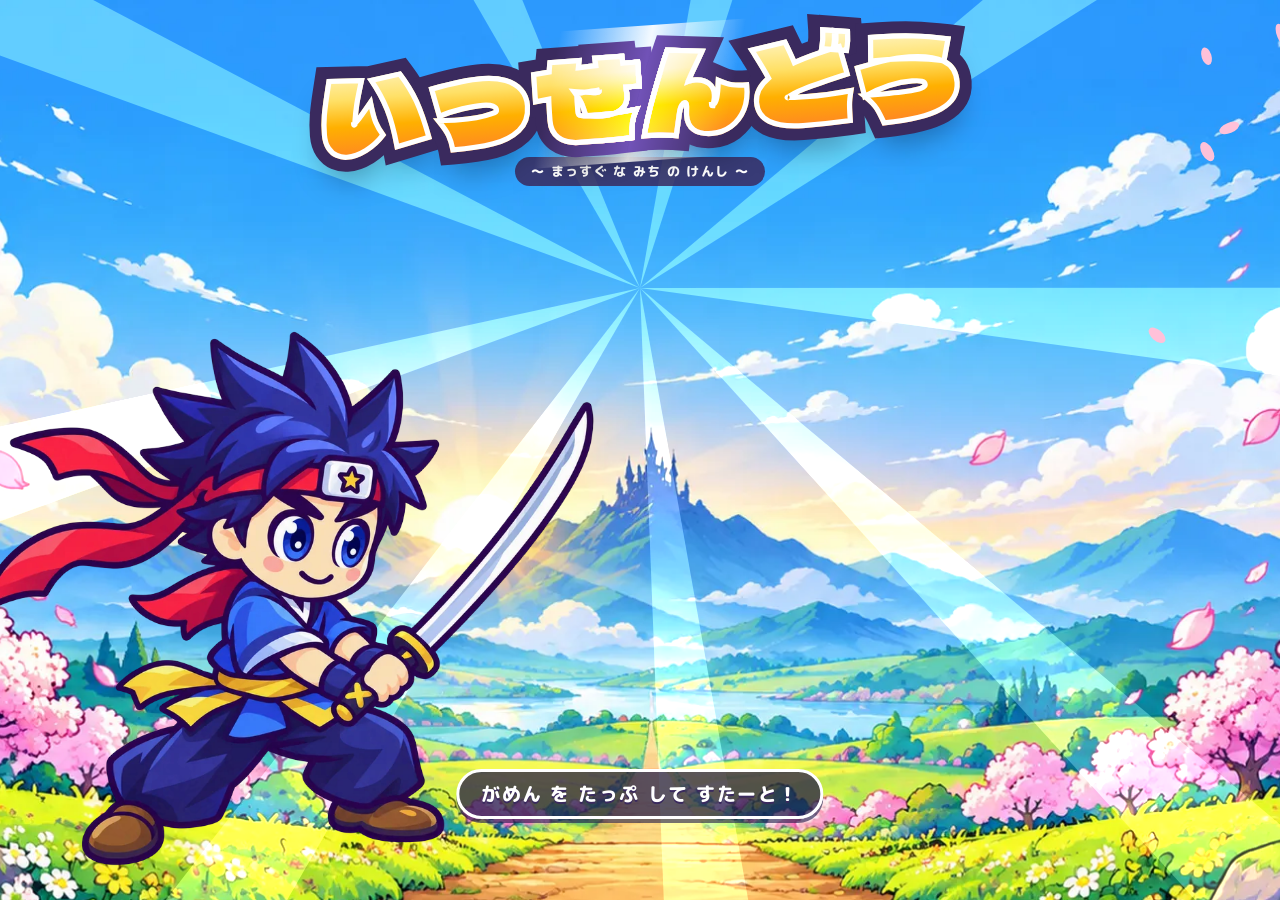
<file: index.html>
<!DOCTYPE html>
<html lang="ja">
<head>
<meta charset="utf-8">
<meta name="viewport" content="width=device-width,initial-scale=1,maximum-scale=1,user-scalable=no,viewport-fit=cover">
<meta name="apple-mobile-web-app-capable" content="yes">
<meta name="mobile-web-app-capable" content="yes">
<meta name="apple-mobile-web-app-status-bar-style" content="black-translucent">
<meta name="apple-mobile-web-app-title" content="いっせんどう">
<meta name="theme-color" content="#3a2a5e">
<title>いっせんどう</title>
<link rel="preconnect" href="https://fonts.googleapis.com">
<link rel="preconnect" href="https://fonts.gstatic.com" crossorigin>
<link href="https://fonts.googleapis.com/css2?family=Dela+Gothic+One&family=M+PLUS+Rounded+1c:wght@500;800;900&display=swap" rel="stylesheet">
<link rel="stylesheet" href="css/style.css?v=43">
</head>
<body>
<canvas id="view"></canvas>

<div id="rotate">
  <div class="ph">📱</div>
  <p>よこむき に して ね</p>
  <button class="gbtn sky" id="rotSkip">この まま つづける</button>
</div>

<div id="ui">
  <!-- ============ タイトル ============ -->
  <section id="title" class="screen on">
    <div class="logoWrap">
      <div class="logo"><span class="lg-back" aria-hidden="true">いっせんどう</span><span class="lg-front">いっせんどう</span></div>
      <div class="sub">〜 まっすぐ な みち の けんし 〜</div>
    </div>
    <div id="tapStart" class="tapStart">がめん を たっぷ して すたーと！</div>
    <div id="titleBtns" class="titleBtns" hidden>
      <button class="gbtn big lemon" id="btnContinue">つづき から ▶</button>
      <button class="gbtn sky" id="btnStart">はじめ から</button>
      <p class="saveInfo" id="saveInfo"></p>
    </div>
    <div id="storageWarn" class="warn" hidden></div>
  </section>

  <!-- ============ メニュー ============ -->
  <section id="menu" class="screen">
    <div class="menuLeft">
      <div class="talk" id="heroTalk">きょう も がんばろう！</div>
      <div class="swordTag" id="swordTag">てつ の けん</div>
    </div>
    <div class="menuPanel">
      <div class="stats">
        <div class="stat hp"><span class="ic">❤️</span><div><div class="k">たいりょく</div><div class="v num" id="sHp">50</div></div></div>
        <div class="stat atk"><span class="ic">⚔️</span><div><div class="k">こうげき</div><div class="v num" id="sAtk">8</div></div></div>
        <div class="stat gold"><span class="ic">💰</span><div><div class="k">おかね</div><div class="v num" id="sGold">0</div></div></div>
        <div class="stat clr"><span class="ic">👑</span><div><div class="k">たおした</div><div class="v num" id="sClear">0/20</div></div></div>
      </div>
      <div class="mgrid">
        <button class="mbtn suburi" id="btnSuburi"><span class="mi">🗡️</span><span class="mt">すぶり</span><span class="md" id="dSuburi">こうげき ＋1</span></button>
        <button class="mbtn hashiri" id="btnHashiri"><span class="mi">👟</span><span class="mt">はしりこみ</span><span class="md" id="dHashiri">たいりょく ＋3</span></button>
        <button class="mbtn shop" id="btnShop"><span class="mi">✨</span><span class="mt">わざ</span><span class="md" id="dShop">わざ を おぼえる</span><span class="dot" id="shopDot" hidden></span></button>
        <button class="mbtn zukan" id="btnZukan"><span class="mi">📖</span><span class="mt">ずかん</span><span class="md" id="dZukan">0/20</span></button>
        <button class="mbtn fight" id="btnFight"><span class="mi">🔥</span><span class="mt">たたかう！</span><span class="md" id="dFight">つぎ の てき</span></button>
      </div>
    </div>
    <button class="iconBtn" id="btnSettings" aria-label="せってい">⚙️</button>
  </section>

  <!-- ============ てき を えらぶ ============ -->
  <section id="pick" class="screen">
    <div class="topbar">
      <button class="gbtn sky sm" id="pickBack">◀ もどる</button>
      <h2 class="ribbon">どの てき と たたかう？</h2>
      <span class="sp"></span>
    </div>
    <div class="tabs" id="stageTabs"></div>
    <div class="cards" id="enemyCards"></div>
  </section>

  <!-- ============ わざ ============ -->
  <section id="shop" class="screen">
    <div class="topbar">
      <button class="gbtn sky sm" id="shopBack">◀ もどる</button>
      <h2 class="ribbon">わざ を おぼえる</h2>
      <span class="sp"></span>
      <span class="goldTag num" id="shopGold">💰 0</span>
    </div>
    <div class="shopGrid scroll" id="shopList"></div>
  </section>

  <!-- ============ ずかん ============ -->
  <section id="zukan" class="screen">
    <div class="topbar">
      <button class="gbtn sky sm" id="zukanBack">◀ もどる</button>
      <h2 class="ribbon">てき ずかん</h2>
      <span class="sp"></span>
      <span class="goldTag num" id="zukanCount">0/20</span>
    </div>
    <div class="zgrid scroll" id="zukanGrid"></div>
  </section>

  <!-- ============ とっくん ============ -->
  <section id="train" class="screen">
    <div class="trainTop">
      <h2 class="ribbon" id="trainTitle">すぶり</h2>
      <div class="tbar"><div id="tbarFill"></div></div>
      <div class="tcount num" id="trainCount">0</div>
    </div>
    <div class="trainHelp" id="trainHelp">がめん を たくさん たっぷ！</div>
    <button class="gbtn sm skip" id="btnSkip">はやおくり ▶▶</button>
    <div class="trainRes" id="trainRes" hidden>
      <div class="panel">
        <div class="tr-big" id="trainGain">こうげき ＋1！</div>
        <div class="tr-bonus" id="trainBonus"></div>
        <div class="row">
          <button class="gbtn lemon big" id="btnTrainAgain">もう いっかい！</button>
          <button class="gbtn sky" id="btnTrainBack">メニュー へ</button>
        </div>
      </div>
    </div>
  </section>

  <!-- ============ バトル ============ -->
  <section id="battle" class="screen">
    <div class="hud">
      <div class="hp me">
        <div class="face"><canvas id="meFaceCv" width="96" height="96"></canvas></div>
        <div class="barbox"><div class="nm">きみ <span class="num" id="pHpTxt"></span></div>
          <div class="track"><div class="chipf" id="pChip"></div><div class="fill p" id="pFill"></div></div></div>
      </div>
      <button class="pause" id="btnPause" aria-label="ていし">❚❚</button>
      <div class="hp foe">
        <div class="barbox"><div class="nm"><span id="eName"></span> <span class="num" id="eHpTxt"></span></div>
          <div class="track"><div class="chipf" id="eChip"></div><div class="fill e" id="eFill"></div></div></div>
        <div class="face"><img id="foeImg" alt=""></div>
      </div>
    </div>
    <div id="combo"></div>
    <div id="introName" class="introName"></div>
    <div class="ctl left">
      <button id="padL" class="rbtn" aria-label="ひだり">◀</button>
      <button id="padR" class="rbtn" aria-label="みぎ">▶</button>
    </div>
    <div class="ctl right">
      <div id="skillBar"></div>
      <button id="btnUlt" class="ult" aria-label="ひっさつ"><span class="ug" id="ultFill"></span><span class="ut">ひっさつ</span></button>
      <button id="btnWaza" class="waza" aria-label="わざ"><span class="wi" id="wazaIcon">✨</span><span class="wt">わざ！</span><span class="wcd" id="wazaCd"></span></button>
      <div class="atkWrap"><span class="ring" id="atkRing"></span><button id="padA" class="rbtn atk" aria-label="きる"><span class="at" id="atkTxt">きる！</span></button></div>
    </div>
    <div id="kbHint">← → うごく ／ Z きる（にじいろ の とき は ひっさつ）／ C わざ ／ Esc ていし</div>
  </section>
</div>

<!-- ============ けっか ============ -->
<div class="veil" id="veilRes">
  <div class="panel res">
    <h3 id="resTitle" class="win">かった！</h3>
    <div class="stars" id="resStars"><span>★</span><span>★</span><span>★</span></div>
    <div class="resMain">
      <img id="resImg" class="resImg" alt="">
      <div class="resText">
        <p id="resBody"></p>
        <div class="goldGain num" id="resGold"></div>
        <div class="badges" id="resBadges"></div>
      </div>
    </div>
    <div class="row">
      <button class="gbtn coral" id="btnNext">つぎ の てき ▶</button>
      <button class="gbtn lemon" id="btnAgain">もういちど</button>
      <button class="gbtn sky" id="btnBack">メニュー</button>
    </div>
  </div>
</div>

<!-- ============ いちじ ていし ============ -->
<div class="veil" id="veilPause">
  <div class="panel">
    <h3>いちじ ていし</h3>
    <div class="row col">
      <button class="gbtn lemon big" id="btnResume">つづける ▶</button>
      <button class="gbtn sky" id="btnRun">にげる（メニュー へ）</button>
    </div>
    <div class="toggles"></div>
  </div>
</div>

<!-- ============ せってい ============ -->
<div class="veil" id="veilSet">
  <div class="panel wide">
    <h3>せってい</h3>
    <div class="toggles"></div>
    <div class="setSave">
      <p class="tiny">スマホ の ブラウザ は、しばらく ひらかない と きろく を けして しまう ことが あります。ときどき かきだして おく と あんしん。</p>
      <div class="row">
        <button class="gbtn mint sm" id="btnExport">きろく を かきだす 💾</button>
        <button class="gbtn sky sm" id="btnImport">きろく を よみこむ 📂</button>
        <button class="gbtn sm" id="btnRestore" hidden>まえ の きろく に もどす ↩️</button>
      </div>
      <input type="file" id="fileImport" accept="application/json,.json" hidden>
      <p class="tiny" id="exportInfo">&nbsp;</p>
    </div>
    <div class="row">
      <button class="gbtn lemon" id="btnSetClose">とじる</button>
      <button class="gbtn sm danger" id="btnToTitle">たいとる へ</button>
    </div>
  </div>
</div>

<!-- ============ ずかん の くわしく ============ -->
<div class="veil" id="veilZ">
  <div class="panel zdetail">
    <img id="zImg" alt="">
    <div class="zinfo">
      <div class="zno num" id="zNo"></div>
      <h3 id="zName"></h3>
      <div class="zstars" id="zStars"></div>
      <p id="zDesc"></p>
      <p class="tiny" id="zStat"></p>
      <button class="gbtn lemon" id="zClose">とじる</button>
    </div>
  </div>
</div>

<!-- ============ けん が しんか ============ -->
<div class="veil" id="veilEvolve">
  <div class="panel evolve">
    <div class="evo-t">けん が しんか した！</div>
    <canvas id="evoCv" width="520" height="200"></canvas>
    <div class="evo-n" id="evoName"></div>
    <div class="tiny" id="evoUlt"></div>
    <button class="gbtn lemon big" id="evoOk">やったー！</button>
  </div>
</div>

<!-- ============ かくにん ============ -->
<div class="veil" id="veilConfirm">
  <div class="panel">
    <h3 id="cfTitle">ほんとう に けす？</h3>
    <p id="cfBody" class="tiny"></p>
    <div class="row">
      <button class="gbtn coral hold" id="cfYes"><span class="holdFill"></span><span class="holdT">ながおし で けす</span></button>
      <button class="gbtn lemon" id="cfNo">やめる</button>
    </div>
  </div>
</div>

<!-- ============ きょう の ごほうび ============ -->
<div class="veil" id="veilDaily">
  <div class="panel daily">
    <div class="dl-t">きょう の ごほうび！</div>
    <div class="dl-chest">🎁</div>
    <div class="dl-g num" id="dailyGold">+0 えん</div>
    <p class="tiny">まいにち あそぶ と もらえる よ！</p>
    <button class="gbtn lemon big" id="dailyOk">もらう！</button>
  </div>
</div>

<!-- ============ ぜんぶ クリア ============ -->
<div class="veil" id="veilEnd">
  <div class="panel ending">
    <img id="endImg" alt="">
    <div class="endBody">
      <div class="endT" id="endT">ぜんぶ クリア！</div>
      <p id="endP1"></p>
      <p class="tiny" id="endP2"></p>
      <button class="gbtn lemon big" id="endOk">やったー！</button>
    </div>
  </div>
</div>

<div id="toast"></div>
<div id="hints"></div>
<div id="wipe"><div class="wb"></div></div>

<script src="js/core.js?v=43"></script>
<script src="js/audio.js?v=43"></script>
<script src="js/art.js?v=43"></script>
<script src="js/fx.js?v=43"></script>
<script src="js/stage.js?v=43"></script>
<script src="js/battle.js?v=43"></script>
<script src="js/train.js?v=43"></script>
<script src="js/ui.js?v=43"></script>
<script src="js/main.js?v=43"></script>
</body>
</html>
</file>
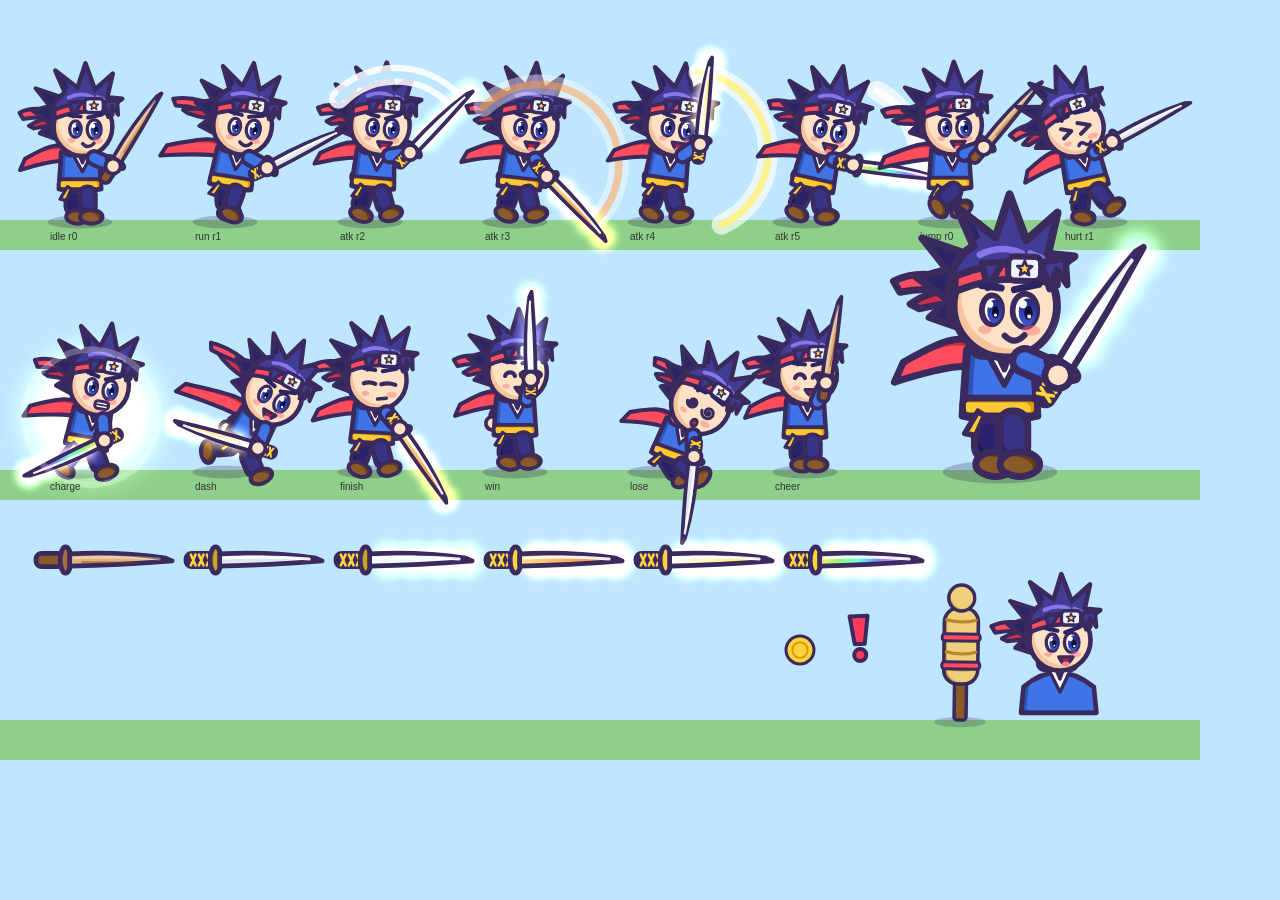
<file: dev/gallery.html>
<!DOCTYPE html>
<html lang="ja"><head><meta charset="utf-8"><base href="../"><title>gallery</title>
<style>body{margin:0;background:#bfe6ff;font-family:sans-serif}canvas{display:block}</style></head>
<body>
<canvas id="cv" width="1200" height="760"></canvas>
<script src="js/core.js"></script>
<script src="js/art.js"></script>
<script>
const cv=document.getElementById("cv"),c=cv.getContext("2d");
const dpr=Math.min(2,devicePixelRatio||1); cv.width=1200*dpr; cv.height=760*dpr; cv.style.width="1200px"; cv.style.height="760px";
const params=new URLSearchParams(location.search);
let T=+(params.get("t")||0.4);
function frame(){
  c.setTransform(dpr,0,0,dpr,0,0);
  if(params.get("solo")){
    c.fillStyle="#bfe6ff"; c.fillRect(0,0,1200,760); c.fillStyle="#8ed08a"; c.fillRect(0,700,1200,60);
    const st=params.get("solo"), sc=+(params.get("sc")||5);
    const o={t:T,state:st,sc,rank:+(params.get("rank")||1),swing:+(params.get("swing")||0),swingType:+(params.get("ty")||0),tw:1,aura:st==="charge"};
    drawHero(c,+(params.get("x")||600),700,o);
    if(params.get("bust")){ drawHeroBust(c,300,380,4,{expr:params.get("bust"),t:T}); }
    return;
  }
  c.fillStyle="#bfe6ff"; c.fillRect(0,0,1200,760);
  c.fillStyle="#8ed08a"; c.fillRect(0,220,1200,30); c.fillRect(0,470,1200,30); c.fillRect(0,720,1200,40);
  const states=[["idle"],["run"],["atk",{swing:.8,swingType:0}],["atk",{swing:.3,swingType:0}],["atk",{swing:.5,swingType:1}],["atk",{swing:.5,swingType:2}],["jump"],["hurt"]];
  states.forEach((s,i)=>{ drawHero(c,80+i*145,220,Object.assign({t:T,state:s[0],sc:1.25,rank:(i%6)},s[1]||{})); c.fillStyle="#333"; c.fillText(s[0]+" r"+(i%6),50+i*145,240); });
  const st2=[["charge"],["dash"],["finish"],["win",{tw:1}],["lose"],["cheer"]];
  st2.forEach((s,i)=>{ drawHero(c,80+i*145,470,Object.assign({t:T,state:s[0],sc:1.25,rank:5-(i%6),aura:s[0]==="charge"},s[1]||{})); c.fillStyle="#333"; c.fillText(s[0],50+i*145,490); });
  drawHero(c,1000,470,{t:T,state:"idle",sc:2.2,rank:2});
  for(let r=0;r<6;r++){ c.save(); c.translate(60+r*150,560); c.scale(1.6,1.6); drawSword(c,r,66,T); c.restore(); }
  drawHeroBust(c,1060,640,1.3,{expr:"shout",t:T});
  drawDummy(c,960,720,T,0);
  drawBang(c,860,650,1,T);
  drawCoin(c,800,650,14,T);
}
frame();
if(params.get("anim")){ (function loop(){ T+=1/60; frame(); requestAnimationFrame(loop); })(); }
</script>
</body></html>
</file>
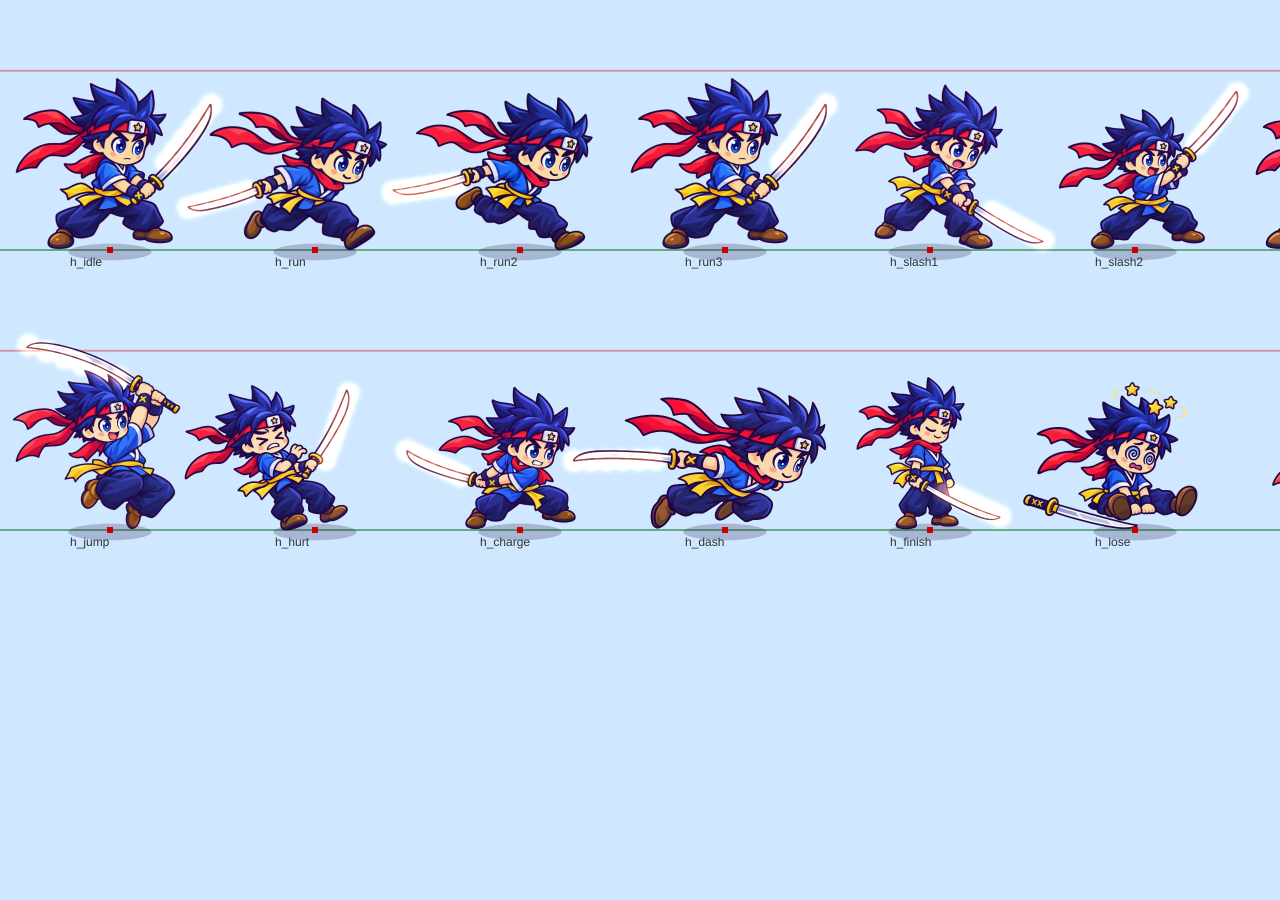
<file: dev/poses.html>
<!DOCTYPE html>
<html lang="ja"><head><meta charset="utf-8"><base href="../"><title>poses</title>
<style>body{margin:0;background:#cfe8ff;font-family:sans-serif}canvas{display:block}</style></head>
<body>
<canvas id="cv"></canvas>
<script src="js/core.js?v=dev"></script>
<script src="js/art.js?v=dev"></script>
<script>
/* ポーズ の おおきさ・あしもと・けん の いち を そろえる ための がめん */
const cv=document.getElementById("cv"),c=cv.getContext("2d");
const W=1500,H=560; cv.width=W*2; cv.height=H*2; cv.style.width=W+"px"; cv.style.height=H+"px";
const ids=Object.keys(POSE_META);
ids.forEach(uiImg);
const q=new URLSearchParams(location.search), sc=+(q.get("sc")||1.6), rank=+(q.get("rank")||3);
function frame(){
  c.setTransform(2,0,0,2,0,0); c.fillStyle="#cfe8ff"; c.fillRect(0,0,W,H);
  const gy=[250,530];
  c.strokeStyle="#6a8"; c.lineWidth=2; gy.forEach(y=>{c.beginPath();c.moveTo(0,y);c.lineTo(W,y);c.stroke();});
  /* あたま の たかさ の めやす せん */
  c.strokeStyle="rgba(200,0,0,.35)"; gy.forEach(y=>{ c.beginPath(); c.moveTo(0,y-112*sc); c.lineTo(W,y-112*sc); c.stroke(); });
  ids.forEach((id,i)=>{
    const row=i<7?0:1, col=i<7?i:i-7, x=110+col*205, y=gy[row];
    const st={h_idle:"idle",h_run:"run",h_run2:"run",h_slash1:"atk",h_slash2:"atk",h_thrust:"atk",h_jump:"jump",h_hurt:"hurt",h_charge:"charge",h_dash:"dash",h_finish:"finish",h_lose:"lose",hero_win:"win"}[id];
    const ty={h_slash1:0,h_slash2:1,h_thrust:2}[id]||0;
    const o={t:0,state:st,swingType:ty,swing:0,sc,rank,face:1};
    if(id==="h_run2")o.t=1/9+.001;
    const ok=drawHeroSprite(c,x,y,o);
    c.fillStyle="#c00"; c.fillRect(x-3,y-3,6,6);
    c.fillStyle="#333"; c.font="12px sans-serif"; c.fillText(id+(ok?"":" (なし)"),x-40,y+16);
  });
}
setInterval(frame,200);
</script>
</body></html>
</file>
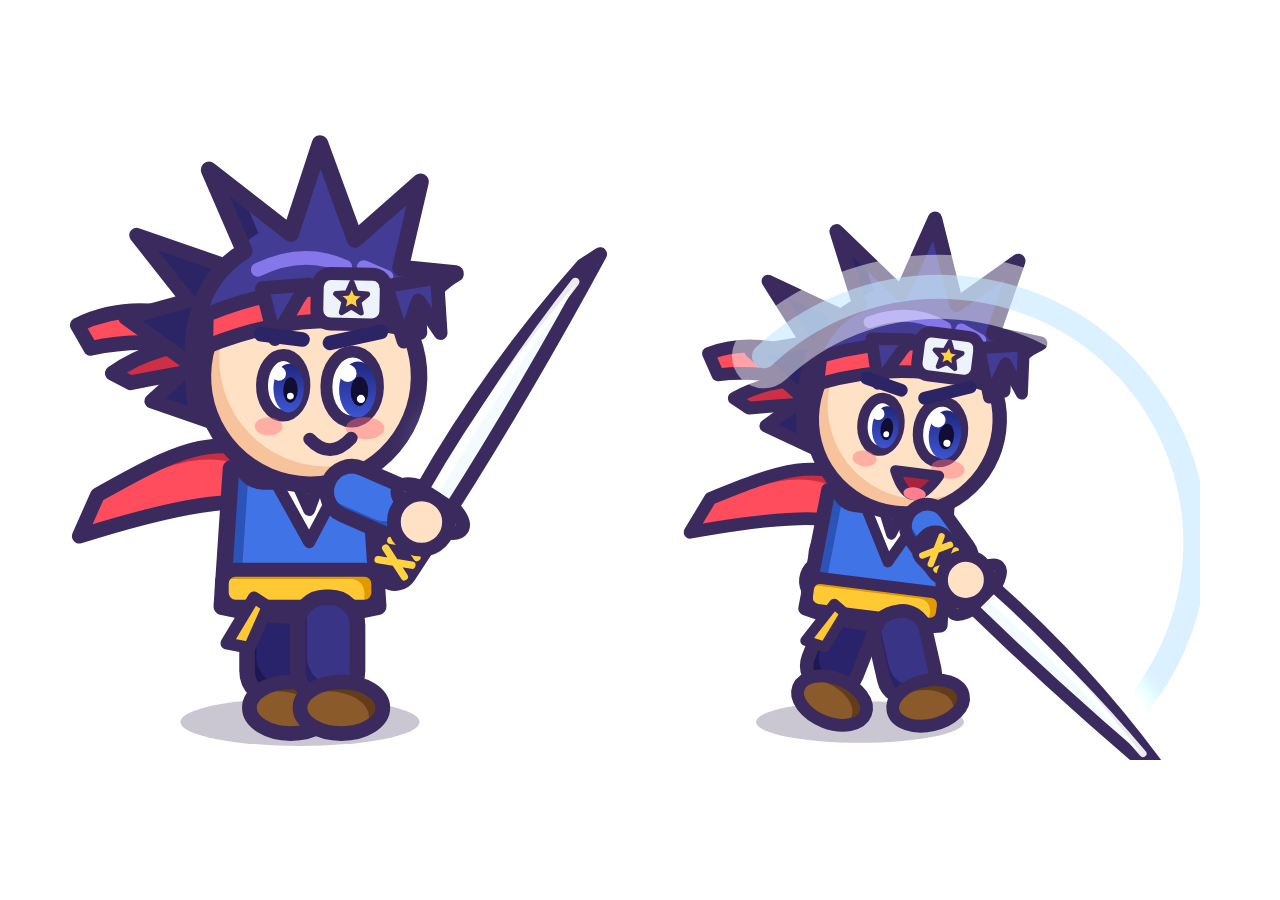
<file: dev/ref.html>
<!DOCTYPE html><html><head><meta charset="utf-8"><base href="../"><style>body{margin:0;background:#fff}</style></head><body>
<canvas id="cv" width="1200" height="760"></canvas>
<script src="js/core.js"></script><script src="js/art.js"></script>
<script>
const cv=document.getElementById("cv"),c=cv.getContext("2d");
c.fillStyle="#ffffff";c.fillRect(0,0,1200,760);
drawHero(c,300,720,{t:.4,state:"idle",sc:4.6,rank:2,face:1});
drawHero(c,860,720,{t:.4,state:"atk",swing:.35,swingType:0,sc:4.0,rank:2,face:1});
</script></body></html>
</file>
<file: css/style.css>
/* ==========================================================
   いっせんどう v4 — みため
   ========================================================== */
:root{
  --grape:#3a2a5e; --grape2:#5a4690; --night:#1c1446;
  --sky:#7ec8f2; --sky2:#b8e2fb; --lemon:#ffd23f; --lemon2:#ffe98a; --coral:#ff6b6b; --coral2:#ff9a8a;
  --mint:#42d6a4; --mint2:#8ff0cb; --pink:#ff8fb1; --violet:#8b6cf0; --cream:#fff8ea; --gold:#e0a500;
  --r:18px;
  --sat:env(safe-area-inset-top); --sab:env(safe-area-inset-bottom); --sal:env(safe-area-inset-left); --sar:env(safe-area-inset-right);
  --fr:"M PLUS Rounded 1c","Hiragino Maru Gothic ProN","Hiragino Sans",system-ui,sans-serif;
  --fd:"Dela Gothic One","M PLUS Rounded 1c","Hiragino Maru Gothic ProN",sans-serif;
}
*{box-sizing:border-box}
[hidden]{display:none!important}
html,body{margin:0;height:100%;overflow:hidden;overscroll-behavior:none;background:#1c1446}
body{color:var(--grape);font-family:var(--fr);font-weight:800;-webkit-font-smoothing:antialiased;
  -webkit-user-select:none;user-select:none;-webkit-touch-callout:none;-webkit-tap-highlight-color:transparent;touch-action:manipulation}
.num{font-variant-numeric:tabular-nums}
#view{position:fixed;inset:0;width:100vw;height:100vh;height:100dvh;display:block;z-index:0;touch-action:none}
#ui{position:fixed;inset:0;z-index:2}
.screen{position:absolute;inset:0;padding:calc(10px + var(--sat)) calc(14px + var(--sar)) calc(10px + var(--sab)) calc(14px + var(--sal))}
.screen:not(.on){display:none!important}
.screen.on{animation:scrIn .32s cubic-bezier(.2,1.3,.4,1) both}
@keyframes scrIn{from{opacity:0;transform:scale(1.03)}to{opacity:1;transform:none}}

/* ---------- ボタン ---------- */
button{font:inherit;color:var(--grape);cursor:pointer;-webkit-user-select:none;user-select:none;touch-action:manipulation;-webkit-tap-highlight-color:transparent}
.gbtn{position:relative;border:3px solid var(--grape);border-radius:16px;background:#fff;padding:11px 20px;font-weight:900;font-size:15px;letter-spacing:.05em;
  box-shadow:0 5px 0 var(--grape),inset 0 -5px 0 rgba(58,42,94,.12);transition:transform .07s,box-shadow .07s;overflow:hidden}
.gbtn::before{content:"";position:absolute;left:8px;right:8px;top:4px;height:38%;border-radius:10px;background:linear-gradient(rgba(255,255,255,.75),rgba(255,255,255,0));pointer-events:none}
.gbtn:active:not(:disabled){transform:translateY(5px);box-shadow:0 0 0 var(--grape),inset 0 -2px 0 rgba(58,42,94,.12)}
.gbtn:disabled{opacity:.45;cursor:not-allowed}
.gbtn.big{padding:14px 30px;font-size:19px;border-radius:20px}
.gbtn.sm{padding:8px 14px;font-size:13px;border-radius:13px;box-shadow:0 4px 0 var(--grape)}
.gbtn.lemon{background:linear-gradient(#ffe56b,var(--lemon))}
.gbtn.sky{background:linear-gradient(#aee0ff,var(--sky))}
.gbtn.coral{background:linear-gradient(#ff8f8f,var(--coral));color:#fff;text-shadow:0 2px 0 rgba(58,42,94,.45)}
.gbtn.mint{background:linear-gradient(#7eecc6,var(--mint));color:#fff;text-shadow:0 2px 0 rgba(58,42,94,.45)}
.gbtn.danger{background:#f1ecfa;color:#7a6aa0}
.gbtn:focus-visible{outline:3px dashed var(--coral);outline-offset:3px}
.iconBtn{position:absolute;top:calc(8px + var(--sat));right:calc(10px + var(--sar));width:46px;height:46px;border-radius:50%;
  border:3px solid var(--grape);background:#fff;box-shadow:0 4px 0 var(--grape);font-size:21px;display:grid;place-items:center;padding:0;z-index:5}
.iconBtn:active{transform:translateY(4px);box-shadow:none}
.row{display:flex;gap:10px;justify-content:center;flex-wrap:wrap;align-items:center}
.row.col{flex-direction:column;align-items:stretch}
.tiny{font-size:11.5px;opacity:.75;line-height:1.55;margin:6px 0}
.panel{background:var(--cream);border:4px solid var(--grape);border-radius:24px;box-shadow:0 8px 0 var(--grape),0 18px 40px rgba(20,10,50,.35);padding:18px 20px;text-align:center;position:relative}
.panel h3{margin:0 0 10px;font-size:26px;font-family:var(--fd);font-weight:400;letter-spacing:.08em}
.ribbon{margin:0;display:inline-block;background:var(--grape);color:#fff;font-size:15px;letter-spacing:.12em;padding:7px 18px;border-radius:12px;
  box-shadow:0 4px 0 rgba(28,20,70,.5);font-weight:900;white-space:nowrap}
.warn{position:absolute;left:50%;bottom:calc(10px + var(--sab));transform:translateX(-50%);max-width:92%;background:#fff8ea;border:3px solid var(--coral);border-radius:14px;
  padding:7px 12px;font-size:11.5px;text-align:center}

/* ---------- よこむき ---------- */
#rotate{position:fixed;inset:0;z-index:90;background:linear-gradient(160deg,#7fd3ff,#b38cf0);display:none;flex-direction:column;align-items:center;justify-content:center;gap:16px;text-align:center;padding:24px;color:var(--grape)}
#rotate .ph{font-size:70px;animation:tip 1.8s ease-in-out infinite}
@keyframes tip{35%{transform:rotate(-90deg)}75%{transform:rotate(-90deg)}}
#rotate p{font-size:22px;margin:0;letter-spacing:.06em}
@media (orientation:portrait) and (max-width:900px){ #rotate{display:flex} #rotate.hide{display:none} }

/* ---------- タイトル ---------- */
#title{display:flex;flex-direction:column;align-items:center;justify-content:flex-start;text-align:center}
.logoWrap{margin-top:max(3vh,6px);animation:logoIn .9s cubic-bezier(.2,1.4,.4,1) both;display:flex;flex-direction:column;align-items:center}
@keyframes logoIn{from{transform:translateY(-40px) scale(.7);opacity:0}}
.logo{position:relative;font-family:var(--fd);font-size:clamp(40px,8.6vw,104px);line-height:1.08;letter-spacing:.03em;transform:rotate(-4deg);display:block;white-space:nowrap}
.logo span{display:block}
.lg-back{position:absolute;inset:0;color:var(--grape);-webkit-text-stroke:.28em var(--grape);text-shadow:0 .12em 0 #1c1446,0 .2em .3em rgba(0,0,0,.35)}
.lg-front{position:relative;background:linear-gradient(180deg,#fffbe0 0%,#ffe066 38%,#ffb000 62%,#ff7a2e 100%);-webkit-background-clip:text;background-clip:text;color:transparent;
  -webkit-text-stroke:.05em #fff}
.lg-front::after{content:"";position:absolute;inset:-10% -20%;background:linear-gradient(105deg,transparent 40%,rgba(255,255,255,.95) 50%,transparent 60%);
  mix-blend-mode:overlay;animation:shine 3.2s ease-in-out infinite;pointer-events:none}
@keyframes shine{0%,55%{transform:translateX(-80%)}85%,100%{transform:translateX(80%)}}
.sub{margin-top:8px;display:block;width:fit-content;background:rgba(58,42,94,.85);color:#fff;padding:5px 16px;border-radius:99px;font-size:13px;letter-spacing:.1em}
.tapStart{position:absolute;left:50%;bottom:calc(9% + var(--sab));transform:translateX(-50%);font-size:19px;color:#fff;letter-spacing:.08em;white-space:nowrap;
  background:rgba(28,20,70,.72);border:3px solid #fff;border-radius:99px;padding:8px 22px;box-shadow:0 4px 0 rgba(28,20,70,.6);
  text-shadow:0 2px 0 var(--grape);animation:blinkT 1.3s ease-in-out infinite;pointer-events:none}
@keyframes blinkT{50%{opacity:.55;transform:translateX(-50%) scale(.95)}}
.titleBtns{position:absolute;right:calc(5% + var(--sar));bottom:calc(9% + var(--sab));display:flex;flex-direction:column;gap:10px;align-items:stretch;animation:scrIn .35s both}
.saveInfo{margin:2px 0 0;font-size:11.5px;color:#fff;text-shadow:0 2px 0 var(--grape);text-align:center}

/* ---------- メニュー ---------- */
#menu{display:flex;gap:12px}
.menuLeft{flex:0 0 40%;position:relative}
.talk{position:absolute;left:14%;top:6%;background:#fff;border:3px solid var(--grape);border-radius:16px;padding:7px 12px;font-size:13px;
  box-shadow:0 4px 0 var(--grape);animation:talkIn .5s .2s both;max-width:86%}
.talk::after{content:"";position:absolute;left:40%;bottom:-11px;border:8px solid transparent;border-top-color:var(--grape);border-bottom:0}
@keyframes talkIn{from{opacity:0;transform:translateY(8px) scale(.9)}}
.swordTag{position:absolute;left:50%;bottom:4%;transform:translateX(-50%);white-space:nowrap;background:rgba(28,20,70,.82);color:#fff;border-radius:99px;padding:5px 14px;font-size:12.5px;
  border:2px solid rgba(255,255,255,.5)}
.menuPanel{flex:1;display:flex;flex-direction:column;gap:10px;min-width:0;padding-right:52px}
.stats{display:grid;grid-template-columns:repeat(4,1fr);gap:7px}
.stat{display:flex;align-items:center;gap:6px;background:rgba(255,255,255,.94);border:3px solid var(--grape);border-radius:15px;padding:5px 8px;box-shadow:0 4px 0 var(--grape);min-width:0}
.stat .ic{font-size:20px}
.stat .k{font-size:10px;opacity:.7;letter-spacing:.06em;white-space:nowrap}
.stat .v{font-size:21px;line-height:1.05;font-weight:900;white-space:nowrap}
.stat.hp .v{color:#1f9a6a} .stat.atk .v{color:#e84a4a} .stat.gold .v{color:#c98a00} .stat.clr .v{color:#6a4fd0}
.stat .v.bump{animation:bump .5s}
@keyframes bump{30%{transform:scale(1.35)}}
.mgrid{flex:1;display:grid;grid-template-columns:1fr 1fr;grid-template-rows:1fr 1fr auto;gap:9px;min-height:0}
.mbtn{position:relative;border:3px solid var(--grape);border-radius:20px;box-shadow:0 5px 0 var(--grape);text-align:left;padding:8px 12px 8px 60px;
  display:flex;flex-direction:column;justify-content:center;background:linear-gradient(180deg,#fff,#ffeec9);overflow:hidden;transition:transform .07s,box-shadow .07s}
.mbtn:active{transform:translateY(5px);box-shadow:0 0 0 var(--grape)}
.mbtn .mi{position:absolute;left:10px;top:50%;transform:translateY(-50%);font-size:34px;filter:drop-shadow(0 3px 0 rgba(58,42,94,.25))}
.mbtn .mt{font-size:19px;font-weight:900;letter-spacing:.04em}
.mbtn .md{font-size:11px;opacity:.75;margin-top:1px}
.mbtn.hashiri{background:linear-gradient(180deg,#fff,#dff4ff)}
.mbtn.shop{background:linear-gradient(180deg,#fff,#e4f9ee)}
.mbtn.zukan{background:linear-gradient(180deg,#fff,#efe6ff)}
.mbtn.fight{grid-column:1/3;background:linear-gradient(180deg,#ff9a7a,#ff5a5a);color:#fff;text-shadow:0 2px 0 rgba(58,42,94,.5);padding-top:10px;padding-bottom:10px}
.mbtn.fight .mt{font-size:24px;font-family:var(--fd);font-weight:400}
.mbtn.fight .md{opacity:.95}
.mbtn.fight::after{content:"";position:absolute;inset:0;background:linear-gradient(105deg,transparent 40%,rgba(255,255,255,.55) 50%,transparent 60%);animation:shine 2.6s infinite;pointer-events:none}
.mbtn .dot{position:absolute;right:10px;top:8px;background:var(--coral);color:#fff;border:2px solid var(--grape);border-radius:99px;font-size:10px;padding:1px 7px;animation:bump 1.2s infinite}

/* ---------- いちらん の がめん ---------- */
.topbar{display:flex;align-items:center;gap:10px;margin-bottom:8px;padding-right:0}
.topbar .sp{flex:1}
.goldTag{background:#fff;border:3px solid var(--grape);border-radius:99px;padding:4px 12px;box-shadow:0 3px 0 var(--grape);color:#b07a00;font-size:15px}
.scroll{overflow:auto;-webkit-overflow-scrolling:touch;touch-action:pan-y;height:calc(100% - 52px);padding:4px 4px 16px}
.tabs{display:flex;gap:6px;margin-bottom:8px;overflow-x:auto;padding:2px 2px 6px;scrollbar-width:none;-webkit-overflow-scrolling:touch}
.tabs::-webkit-scrollbar{display:none}
.tab{flex:1 0 auto;border:3px solid var(--grape);border-radius:14px;background:#fff;padding:6px 10px;font-size:12.5px;box-shadow:0 4px 0 var(--grape);white-space:nowrap}
.tab.on{background:var(--lemon);transform:translateY(2px);box-shadow:0 2px 0 var(--grape)}
.tab.lock{opacity:.5}
.tab.clr:not(.on){background:#e3f9ef}
.tab.w2{border-color:#4a2a7a;background:linear-gradient(#efe4ff,#d8c6ff)}
.tab.w2.on{background:linear-gradient(#ffe56b,#ffc93d)}
.tab.w2 .n{color:#6a3ab0}
.zc.w2{background:linear-gradient(180deg,#f3ecff,#e0d2ff)}
.tab .n{display:block;font-size:10px;opacity:.7}
.cards{display:grid;grid-template-columns:repeat(4,1fr);gap:10px;height:calc(100% - 110px);min-height:0}
.ecard{position:relative;border:3px solid var(--grape);border-radius:20px;background:linear-gradient(180deg,rgba(255,255,255,.96),rgba(255,238,201,.96));
  box-shadow:0 5px 0 var(--grape);display:flex;flex-direction:column;align-items:center;padding:6px 6px 8px;overflow:hidden;min-height:0;transition:transform .08s}
.ecard:active:not(.lock){transform:translateY(4px);box-shadow:0 1px 0 var(--grape)}
.ecard .ei{flex:1;min-height:0;width:100%;display:grid;place-items:center;position:relative}
.ecard img{max-width:100%;max-height:100%;object-fit:contain;filter:drop-shadow(0 4px 0 rgba(58,42,94,.18))}
.ecard.lock img{filter:brightness(0) opacity(.5)}
.ecard .q{position:absolute;inset:0;display:grid;place-items:center;font-size:52px;color:#fff;-webkit-text-stroke:5px var(--grape);paint-order:stroke fill;font-family:var(--fd)}
.ecard .en{font-size:14px;font-weight:900;white-space:nowrap;margin-top:2px}
.ecard .em{font-size:10.5px;opacity:.75;white-space:nowrap}
.ecard .chance{margin-top:4px;font-size:12px;padding:2px 10px;border-radius:99px;border:2px solid var(--grape);white-space:nowrap}
.chance.easy{background:#b9f3d8}.chance.ok{background:#cfe9ff}.chance.hard{background:#ffe8a3}.chance.no{background:#ffc2c2}
.ecard .crown{position:absolute;left:6px;top:4px;font-size:12px;background:var(--grape);color:#ffd23f;border-radius:99px;padding:2px 8px}
.ecard .st{position:absolute;right:6px;top:4px;font-size:13px;color:#e0a500;text-shadow:0 1px 0 var(--grape);letter-spacing:-1px}
.ecard .stamp{position:absolute;right:4px;top:30%;transform:rotate(14deg);border:3px solid #e8494f;color:#e8494f;border-radius:10px;padding:2px 6px;font-size:12px;background:rgba(255,255,255,.75)}
.ecard.boss{background:linear-gradient(180deg,rgba(255,244,214,.97),rgba(255,210,160,.97))}
.ecard.lock{box-shadow:0 3px 0 rgba(58,42,94,.5);opacity:.85}
.ecard.new::after{content:"NEW";position:absolute;left:50%;top:6px;transform:translateX(-50%);background:var(--coral);color:#fff;font-size:10px;padding:1px 8px;border-radius:99px;border:2px solid var(--grape);animation:bump 1s infinite}

/* わざ */
.shopGrid{display:grid;grid-template-columns:repeat(3,1fr);grid-auto-rows:max-content;gap:9px;align-content:start}
.skc{position:relative;border:3px solid var(--grape);border-radius:18px;background:#fff;box-shadow:0 4px 0 var(--grape);padding:8px 10px 8px 54px;min-height:74px;text-align:left}
.skc .si{position:absolute;left:8px;top:10px;width:38px;height:38px;border-radius:12px;display:grid;place-items:center;font-size:24px;background:#f3eefe;border:2px solid var(--grape)}
.skc .sn{font-size:14.5px;font-weight:900}
.skc .sd{font-size:10.5px;opacity:.75;line-height:1.45;margin-top:1px}
.skc .sb{margin-top:5px;display:flex;gap:6px;align-items:center;flex-wrap:wrap}
.skc.owned{background:#e3f9ef;border-color:#1f9d75;box-shadow:0 4px 0 #1f9d75}
.skc.can{background:#fff4cf;border-color:#e0a500;box-shadow:0 4px 0 #e0a500;animation:glowc 1.6s ease-in-out infinite}
@keyframes glowc{50%{box-shadow:0 4px 0 #e0a500,0 0 16px rgba(255,210,63,.9)}}
.skc.no{opacity:.62}
.pill{font-size:10.5px;padding:3px 9px;border-radius:99px;white-space:nowrap;border:2px solid var(--grape)}
.pill.have{background:var(--mint);color:#fff}
.pill.grey{background:#e6e1f2;color:#6b5a86;border-color:#b7aed0}
.buyBtn{border:3px solid var(--grape);border-radius:12px;background:linear-gradient(#ffe56b,var(--lemon));box-shadow:0 3px 0 var(--grape);padding:4px 10px;font-size:13px;font-weight:900}
.buyBtn:active{transform:translateY(3px);box-shadow:none}
.skc.just{animation:learned .8s}
@keyframes learned{0%{transform:scale(1)}30%{transform:scale(1.08) rotate(-1deg)}100%{transform:none}}

/* ずかん */
.zgrid{display:grid;grid-template-columns:repeat(5,1fr);grid-auto-rows:max-content;gap:8px;align-content:start}
.zc{border:3px solid var(--grape);border-radius:16px;background:rgba(255,255,255,.95);box-shadow:0 4px 0 var(--grape);padding:4px 4px 6px;display:flex;flex-direction:column;align-items:center;min-height:118px}
.zc .zi{height:74px;width:100%;display:grid;place-items:center}
.zc img{max-width:92%;max-height:74px;object-fit:contain}
.zc.lock img{filter:brightness(0) opacity(.35)}
.zc .zn{font-size:11.5px;white-space:nowrap;margin-top:3px}
.zc .zs{font-size:11px;color:#e0a500;letter-spacing:-1px}
.zc.boss{background:linear-gradient(180deg,#fff7df,#ffe2b8)}
.zc:active{transform:translateY(3px)}
.zdetail{display:flex;gap:16px;align-items:center;max-width:620px;width:94vw;text-align:left}
.zdetail img{width:42%;max-height:62vh;object-fit:contain;filter:drop-shadow(0 6px 0 rgba(58,42,94,.2))}
.zinfo{flex:1}
.zinfo h3{text-align:left;margin-bottom:4px}
.zno{font-size:12px;opacity:.6}
.zstars{color:#e0a500;font-size:20px;letter-spacing:2px}
.zinfo p{font-size:14px;line-height:1.6;margin:6px 0}

/* ---------- とっくん ---------- */
.trainTop{display:flex;align-items:center;gap:12px}
.tbar{flex:1;height:18px;background:#fff;border:3px solid var(--grape);border-radius:99px;overflow:hidden;box-shadow:0 3px 0 var(--grape)}
#tbarFill{height:100%;width:0;background:repeating-linear-gradient(45deg,var(--lemon),var(--lemon) 10px,#ffbe0b 10px,#ffbe0b 20px);transition:width .1s linear}
.tcount{min-width:76px;text-align:center;background:#fff;border:3px solid var(--grape);border-radius:14px;box-shadow:0 3px 0 var(--grape);font-size:24px;padding:0 10px;font-family:var(--fd);font-weight:400}
.tcount.pop{animation:bump .25s}
.trainHelp{position:absolute;left:50%;top:calc(66px + var(--sat));transform:translateX(-50%);background:rgba(255,255,255,.92);border:3px solid var(--grape);border-radius:99px;padding:5px 16px;font-size:14px;
  white-space:nowrap;box-shadow:0 3px 0 var(--grape)}
.trainHelp.shake{animation:wig .6s 2}
@keyframes wig{25%{transform:translateX(-50%) rotate(-4deg)}75%{transform:translateX(-50%) rotate(4deg)}}
.skip{position:absolute;right:calc(14px + var(--sar));bottom:calc(12px + var(--sab))}
.trainRes{position:absolute;inset:0;display:grid;place-items:center;background:rgba(28,20,70,.35);animation:scrIn .3s both}
.trainRes .panel{min-width:min(420px,90vw)}
.tr-big{font-family:var(--fd);font-size:40px;color:#e84a4a;letter-spacing:.04em;animation:bump .6s}
.tr-bonus{min-height:22px;font-size:15px;color:#6a4fd0;margin:4px 0 12px}

/* ---------- バトル ---------- */
#battle{padding:0}
.hud{position:absolute;left:0;right:0;top:0;display:flex;gap:10px;align-items:flex-start;z-index:3;
  padding:calc(6px + var(--sat)) calc(10px + var(--sar)) 0 calc(10px + var(--sal))}
.hp{flex:1;display:flex;align-items:center;gap:6px;min-width:0}
.hp.foe{flex-direction:row}
.hp .face{flex:none;width:48px;height:48px;border-radius:50%;border:3px solid var(--grape);background:#fff;overflow:hidden;box-shadow:0 3px 0 var(--grape);display:grid;place-items:center}
.hp .face canvas{width:100%;height:100%}
.hp .face img{width:88%;height:88%;object-fit:contain}
.hp.foe .face{background:#ffe8e8}
.barbox{flex:1;min-width:0}
.nm{font-size:12px;color:#fff;text-shadow:0 2px 0 var(--grape),0 0 6px rgba(28,20,70,.7);margin-bottom:2px;white-space:nowrap;overflow:hidden;text-overflow:ellipsis}
.hp.foe .nm{text-align:right}
.track{position:relative;height:17px;background:rgba(28,20,70,.55);border:3px solid var(--grape);border-radius:99px;overflow:hidden;box-shadow:0 2px 0 rgba(28,20,70,.6)}
.fill,.chipf{position:absolute;top:0;bottom:0;left:0;border-radius:99px}
.chipf{background:#fff;transition:width .5s .25s ease-out}
.fill{transition:width .08s linear}
.fill.p{background:linear-gradient(180deg,#b4ffdf,#2fd18f 60%,#1fae74)}
.fill.p.mid{background:linear-gradient(180deg,#fff2a8,#ffc53d 60%,#e0a500)}
.fill.p.low{background:linear-gradient(180deg,#ffc2c2,#ff5a5a 60%,#d83a3a);animation:lowp .7s infinite}
@keyframes lowp{50%{filter:brightness(1.35)}}
.fill.e{background:linear-gradient(180deg,#ffc6c6,#ff6b6b 60%,#e04848)}
.hp.foe .fill,.hp.foe .chipf{left:auto;right:0}
.hp.boss .track{border-color:#8a1d3d;box-shadow:0 0 0 2px #ffd23f}
.pause{flex:none;width:44px;height:40px;border-radius:12px;border:3px solid var(--grape);background:#fff;box-shadow:0 3px 0 var(--grape);font-size:14px;padding:0;margin-top:4px}
.pause:active{transform:translateY(3px);box-shadow:none}
#toast{position:fixed;left:50%;top:calc(64px + var(--sat));transform:translateX(-50%);z-index:35;pointer-events:none;max-width:92vw;overflow:hidden;text-overflow:ellipsis;
  background:rgba(28,20,70,.82);color:#fff;border-radius:99px;padding:6px 16px;font-size:13.5px;white-space:nowrap;opacity:0;transition:opacity .25s,transform .25s}
#toast.on{opacity:1;transform:translateX(-50%) translateY(4px)}
#combo{position:absolute;left:calc(14px + var(--sal));top:calc(72px + var(--sat));z-index:3;pointer-events:none;font-family:var(--fd);color:#fff;
  -webkit-text-stroke:6px var(--grape);paint-order:stroke fill;font-size:30px;line-height:1;opacity:0;transform-origin:left center}
#combo small{font-family:var(--fr);font-weight:900;font-size:15px;-webkit-text-stroke:4px var(--grape)}
#combo.on{opacity:1}
#combo.pop{animation:cpop .25s}
@keyframes cpop{0%{transform:scale(1.5)}100%{transform:scale(1)}}
#combo.hot{color:#ffd23f}
#combo.fire{color:#ff8a3c}
.introName{position:absolute;right:calc(18px + var(--sar));top:calc(70px + var(--sat));z-index:3;pointer-events:none;text-align:right;opacity:0}
.introName.on{animation:nameIn 2.2s both}
.introName .b{display:inline-block;background:var(--grape);color:#fff;border-radius:12px;padding:5px 14px;font-size:20px;font-family:var(--fd);font-weight:400;letter-spacing:.06em;box-shadow:0 4px 0 rgba(0,0,0,.3)}
.introName .l{margin-top:6px;display:inline-block;background:#fff;border:3px solid var(--grape);border-radius:14px;padding:5px 12px;font-size:14px;position:relative}
.introName .boss{display:block;color:#ffd23f;font-size:13px;letter-spacing:.2em;text-shadow:0 2px 0 var(--grape)}
@keyframes nameIn{0%{opacity:0;transform:translateX(40px)}12%{opacity:1;transform:none}82%{opacity:1}100%{opacity:0}}
.ctl{position:absolute;bottom:calc(12px + var(--sab));z-index:4;display:flex;gap:12px;align-items:flex-end}
.ctl.left{left:calc(14px + var(--sal))}
.ctl.right{right:calc(12px + var(--sar));gap:9px}
.rbtn{width:74px;height:74px;border-radius:50%;border:4px solid var(--grape);font-size:26px;font-weight:900;padding:0;display:grid;place-items:center;touch-action:none;
  background:radial-gradient(circle at 35% 30%,#d8f1ff,var(--sky) 60%,#5aa8dc);box-shadow:0 5px 0 var(--grape);opacity:.93}
.rbtn.on,.rbtn:active{transform:translateY(4px);box-shadow:0 1px 0 var(--grape);filter:brightness(1.1)}
.rbtn.atk{width:94px;height:94px;font-size:21px;color:#fff;text-shadow:0 2px 0 rgba(58,42,94,.55);background:radial-gradient(circle at 35% 30%,#ffc1b5,var(--coral) 58%,#e04848)}
.ult{position:relative;width:78px;height:78px;border-radius:50%;border:4px solid var(--grape);padding:0;overflow:hidden;background:#2d2358;box-shadow:0 5px 0 var(--grape);touch-action:none}
.ult .ug{position:absolute;left:0;right:0;bottom:0;height:0;background:linear-gradient(0deg,#ff8fb1,#ffd23f);transition:height .15s}
.ult .ut{position:relative;color:#fff;font-size:14px;text-shadow:0 2px 0 var(--grape);letter-spacing:.02em}
.ult.ready{animation:ultPulse .8s ease-in-out infinite;border-color:#fff}
.ult.ready .ug{height:100%!important;background:conic-gradient(from 0deg,#ff6b6b,#ffd23f,#42d6a4,#7ec8f2,#a78bd8,#ff6b6b);animation:spin 1.6s linear infinite}
.ult.ready .ut{font-size:15px}
@keyframes ultPulse{50%{transform:scale(1.1);box-shadow:0 5px 0 var(--grape),0 0 24px #ffd23f}}
@keyframes spin{to{transform:rotate(360deg)}}
.ult:active{transform:translateY(4px) scale(.96)}
#skillBar{display:flex;flex-wrap:wrap-reverse;justify-content:flex-end;gap:7px;max-width:min(340px,40vw)}
.sk{position:relative;width:58px;height:58px;border-radius:16px;border:3px solid var(--grape);background:linear-gradient(#fff6c8,var(--lemon));box-shadow:0 4px 0 var(--grape);
  padding:0;overflow:hidden;display:flex;flex-direction:column;align-items:center;justify-content:center;touch-action:none;opacity:.95}
.sk .i{font-size:24px;line-height:1}
.sk .n{font-size:8.5px;white-space:nowrap;margin-top:1px;letter-spacing:-.02em}
.sk .cd{position:absolute;inset:0;background:rgba(40,28,80,.66);transform-origin:bottom;transform:scaleY(0);pointer-events:none}
.sk .cs{position:absolute;inset:0;display:grid;place-items:center;color:#fff;font-size:18px;font-family:var(--fd);text-shadow:0 2px 0 var(--grape);pointer-events:none}
.sk:active{transform:translateY(3px);box-shadow:0 1px 0 var(--grape)}
.sk.cue{animation:healCue .7s ease-in-out infinite;background:linear-gradient(#d8ffe9,#42d6a4);border-color:#fff}
@keyframes healCue{50%{transform:scale(1.14);box-shadow:0 4px 0 var(--grape),0 0 20px #42d6a4}}
.sk.k{position:relative}
.sk .key{position:absolute;left:3px;top:1px;font-size:9px;opacity:.55}
#battle .ctl,#battle #skillBar,#battle .pause,#battle #kbHint{transition:opacity .25s}
#battle.cine .ctl,#battle.cine .pause,#battle.cine #kbHint{opacity:0;pointer-events:none}
/* ---- ボタン を まとめる（ひっさつ は きる！ と いっしょ・わざ は 1つ） ---- */
.atkWrap{position:relative;display:grid;place-items:center}
.atkWrap .ring{position:absolute;inset:-9px;border-radius:50%;pointer-events:none;
  background:conic-gradient(#ffd23f calc(var(--g,0)*1%),rgba(255,255,255,.35) 0);
  -webkit-mask:radial-gradient(farthest-side,transparent calc(100% - 9px),#000 calc(100% - 8px));
          mask:radial-gradient(farthest-side,transparent calc(100% - 9px),#000 calc(100% - 8px))}
.rbtn.atk .at{pointer-events:none;white-space:nowrap}
.rbtn.atk.ultOn{background:conic-gradient(from 0deg,#ff6b6b,#ffd23f,#42d6a4,#7ec8f2,#a78bd8,#ff6b6b);border-color:#fff;
  animation:ultPulse .7s ease-in-out infinite;font-size:16px;letter-spacing:-.04em;text-shadow:0 2px 0 var(--grape),0 0 6px rgba(58,42,94,.8)}
@media (max-height:360px){ .rbtn.atk.ultOn{font-size:14px} }
.atkWrap.full .ring{background:conic-gradient(from 0deg,#ff6b6b,#ffd23f,#42d6a4,#7ec8f2,#a78bd8,#ff6b6b);animation:spin 1.4s linear infinite}
.waza{position:relative;width:84px;height:84px;border-radius:50%;border:4px solid var(--grape);padding:0;overflow:hidden;touch-action:none;
  background:radial-gradient(circle at 35% 30%,#fff6c8,var(--lemon) 60%,#e0a500);box-shadow:0 5px 0 var(--grape);
  display:flex;flex-direction:column;align-items:center;justify-content:center;opacity:.95}
.waza .wi{font-size:34px;line-height:1;filter:drop-shadow(0 2px 0 rgba(58,42,94,.3))}
.waza .wt{font-size:13px;margin-top:1px;text-shadow:0 1px 0 #fff}
.waza .wcd{position:absolute;inset:0;display:none;place-items:center;background:rgba(40,28,80,.62);color:#fff;font-family:var(--fd);font-size:26px;text-shadow:0 2px 0 var(--grape)}
.waza.off .wcd{display:grid}
.waza.urgent{animation:healCue .7s ease-in-out infinite;background:radial-gradient(circle at 35% 30%,#e8fff4,#7ef0c4 60%,#2fd18f);border-color:#fff}
.waza:active{transform:translateY(4px);box-shadow:0 1px 0 var(--grape)}
#battle.matome #skillBar,#battle.matome #btnUlt{display:none}
#battle.barabara #btnWaza,#battle.barabara .atkWrap .ring{display:none}
#battle.nowaza #btnWaza{display:none}
@media (max-height:430px){ .waza{width:76px;height:76px} .waza .wi{font-size:30px} }
@media (max-height:360px){ .waza{width:66px;height:66px} .waza .wi{font-size:26px} .waza .wt{font-size:11px} }
#kbHint{position:absolute;left:0;right:0;bottom:2px;text-align:center;font-size:10px;color:#fff;opacity:.55;z-index:3;pointer-events:none}
@media (pointer:coarse){#kbHint,.sk .key{display:none}}

/* ---------- けっか ---------- */
.veil{position:fixed;inset:0;z-index:40;background:rgba(28,20,70,.62);display:none;align-items:center;justify-content:center;padding:14px}
.veil.on{display:flex;animation:fadeIn .25s both}
@keyframes fadeIn{from{opacity:0}}
.veil.on .panel{animation:panelIn .45s cubic-bezier(.2,1.5,.4,1) both}
@keyframes panelIn{from{transform:scale(.6) translateY(20px);opacity:0}}
.res{width:min(560px,94vw);padding:14px 18px 16px}
.res h3{font-size:40px;margin:0}
.res h3.win{color:var(--lemon);-webkit-text-stroke:8px var(--grape);paint-order:stroke fill;text-shadow:0 5px 0 var(--grape)}
.res h3.lose{color:#cdbdf5;-webkit-text-stroke:8px var(--grape);paint-order:stroke fill}
.stars{font-size:40px;letter-spacing:6px;line-height:1.1;margin:0 0 4px}
.stars span{display:inline-block;color:#d9d2ea;-webkit-text-stroke:3px var(--grape);paint-order:stroke fill;transform:scale(.8)}
.stars span.got{color:#ffd23f;animation:starIn .5s cubic-bezier(.2,1.8,.4,1) both;transform:none}
@keyframes starIn{0%{transform:scale(0) rotate(-120deg)}100%{transform:scale(1)}}
.resMain{display:flex;align-items:center;gap:12px;margin:2px 0 10px}
.resImg{width:30%;max-height:130px;object-fit:contain}
.resImg.gone{animation:gone 1s both}
.resImg.hero{max-height:170px;margin:-30px 0 -10px;animation:heroPop .7s cubic-bezier(.2,1.6,.4,1) both,bump 1.6s 1s ease-in-out infinite}
@keyframes heroPop{from{transform:scale(.3) rotate(-20deg);opacity:0}}
@keyframes gone{to{opacity:.35;filter:grayscale(1);transform:rotate(-8deg) translateY(6px)}}
.resText{flex:1;text-align:left}
.resText p{margin:0 0 4px;font-size:15px;line-height:1.5}
.goldGain{font-family:var(--fd);font-size:30px;color:#d99a00;-webkit-text-stroke:5px var(--grape);paint-order:stroke fill;letter-spacing:.02em}
.badges{display:flex;flex-wrap:wrap;gap:5px;margin-top:5px}
.badge{font-size:11.5px;background:var(--grape);color:#fff;border-radius:99px;padding:3px 10px;animation:scrIn .4s both}
.badge.gold{background:linear-gradient(#ffe56b,#ffb700);color:var(--grape);border:2px solid var(--grape)}

/* せってい */
.panel.wide{width:min(560px,94vw)}
.toggles{display:flex;gap:8px;justify-content:center;flex-wrap:wrap;margin:10px 0}
.tgl{border:3px solid var(--grape);border-radius:14px;padding:8px 12px;background:#fff;box-shadow:0 3px 0 var(--grape);font-size:14px}
.tgl.on{background:var(--mint);color:#fff;text-shadow:0 1px 0 var(--grape)}
.tgl.off{background:#e6e1f2;color:#8a7aa8;text-decoration:line-through}
.setSave{border-top:2px dashed rgba(58,42,94,.3);margin:6px 0 10px;padding-top:6px}

/* しんか */
.evolve{width:min(560px,94vw);background:radial-gradient(circle at 50% 40%,#fffbe0,#ffe7a8 60%,#ffc96b)}
.evo-t{font-family:var(--fd);font-size:34px;color:#fff;-webkit-text-stroke:8px var(--grape);paint-order:stroke fill;letter-spacing:.06em}
#evoCv{width:100%;height:auto;max-height:34vh;display:block}
.evo-n{font-family:var(--fd);font-size:28px;color:#e84a4a;margin-bottom:2px}

/* きょう の ごほうび */
.daily{width:min(380px,90vw);background:radial-gradient(circle at 50% 35%,#fffbe0,#ffe7a8 60%,#ffc96b)}
.dl-t{font-family:var(--fd);font-size:28px;color:#fff;-webkit-text-stroke:7px var(--grape);paint-order:stroke fill}
.dl-chest{font-size:64px;line-height:1.1;animation:chest 1s ease-in-out infinite}
@keyframes chest{0%,100%{transform:rotate(-6deg) scale(1)}50%{transform:rotate(6deg) scale(1.08)}}
.dl-g{font-family:var(--fd);font-size:34px;color:#d99a00;-webkit-text-stroke:6px var(--grape);paint-order:stroke fill}

/* ぜんぶ クリア */
.ending{display:flex;align-items:center;gap:14px;width:min(640px,94vw);background:radial-gradient(circle at 30% 40%,#fffbe0,#ffe7a8 55%,#ffb86b)}
.ending img{width:40%;max-height:66vh;object-fit:contain;animation:bump 1.4s ease-in-out infinite}
.endBody{flex:1}
.endT{font-family:var(--fd);font-size:40px;color:#fff;-webkit-text-stroke:9px var(--grape);paint-order:stroke fill;letter-spacing:.04em}
.endBody p{font-size:15px;line-height:1.6;margin:8px 0}

/* ながおし */
.hold{position:relative;overflow:hidden}
.holdFill{position:absolute;left:0;top:0;bottom:0;width:0;background:rgba(58,42,94,.35)}
.holdT{position:relative}

/* ヒント */
#hints{position:fixed;inset:0;pointer-events:none;z-index:30}
.hint{position:absolute;background:#fff;border:3px solid var(--grape);border-radius:14px;padding:6px 12px;font-size:14px;box-shadow:0 4px 0 var(--grape);white-space:nowrap;
  animation:hintBob 1s ease-in-out infinite;transform:translate(-50%,-100%)}
.hint::after{content:"";position:absolute;left:calc(50% + var(--ax,0px));bottom:-12px;transform:translateX(-50%);border:9px solid transparent;border-top-color:var(--grape);border-bottom:0}
@keyframes hintBob{50%{margin-top:-6px}}

/* がめん きりかえ */
#wipe{position:fixed;inset:0;z-index:80;pointer-events:none;overflow:hidden}
#wipe .wb{position:absolute;top:-20%;bottom:-20%;width:170%;left:-230%;background:linear-gradient(90deg,var(--lemon) 0 6%,var(--grape) 6% 94%,var(--lemon) 94%);transform:skewX(-14deg)}
#wipe.go .wb{animation:wipe .62s cubic-bezier(.7,0,.3,1) both}
@keyframes wipe{0%{left:-230%}100%{left:160%}}

@media (prefers-reduced-motion:reduce){*{animation-duration:.01ms!important}}

/* ---------- ひくい よこがめん（iPhone） ---------- */
@media (max-height:430px){
  .panel{padding:12px 16px}
  .panel h3{font-size:22px;margin-bottom:6px}
  .stats{gap:6px}
  .stat{padding:4px 7px;border-radius:13px}
  .stat .ic{font-size:17px}
  .stat .v{font-size:18px}
  .mgrid{gap:7px}
  .mbtn{padding:6px 10px 6px 52px;border-radius:17px}
  .mbtn .mi{font-size:28px;left:9px}
  .mbtn .mt{font-size:16px}
  .mbtn .md{font-size:10px}
  .mbtn.fight .mt{font-size:20px}
  .talk{font-size:12px}
  .ribbon{font-size:13px;padding:6px 14px}
  .gbtn.big{padding:11px 24px;font-size:17px}
  .rbtn{width:66px;height:66px}
  .rbtn.atk{width:84px;height:84px}
  .ult{width:70px;height:70px}
  .sk{width:52px;height:52px;border-radius:14px}
  .sk .i{font-size:21px}
  .hp .face{width:42px;height:42px}
  .res h3{font-size:32px}
  .stars{font-size:32px}
  .goldGain{font-size:24px}
  .resImg{max-height:96px}
  .tr-big{font-size:32px}
  .zc{min-height:104px}
  .zc .zi{height:62px}
  .zc img{max-height:62px}
  .tcount{font-size:20px}
}
@media (max-height:360px){
  .rbtn{width:58px;height:58px;font-size:22px}
  .rbtn.atk{width:74px;height:74px;font-size:18px}
  .ult{width:62px;height:62px}
  .sk{width:46px;height:46px}
  .sk .n{display:none}
}
/* たて むき で つかう とき */
@media (orientation:portrait){
  #menu{flex-direction:column}
  .menuLeft{flex:0 0 34%}
  .menuPanel{padding-right:0}
  .cards{grid-template-columns:repeat(2,1fr)}
  .shopGrid{grid-template-columns:1fr}
  .zgrid{grid-template-columns:repeat(3,1fr)}
  .titleBtns{right:50%;transform:translateX(50%)}
}
</file>
